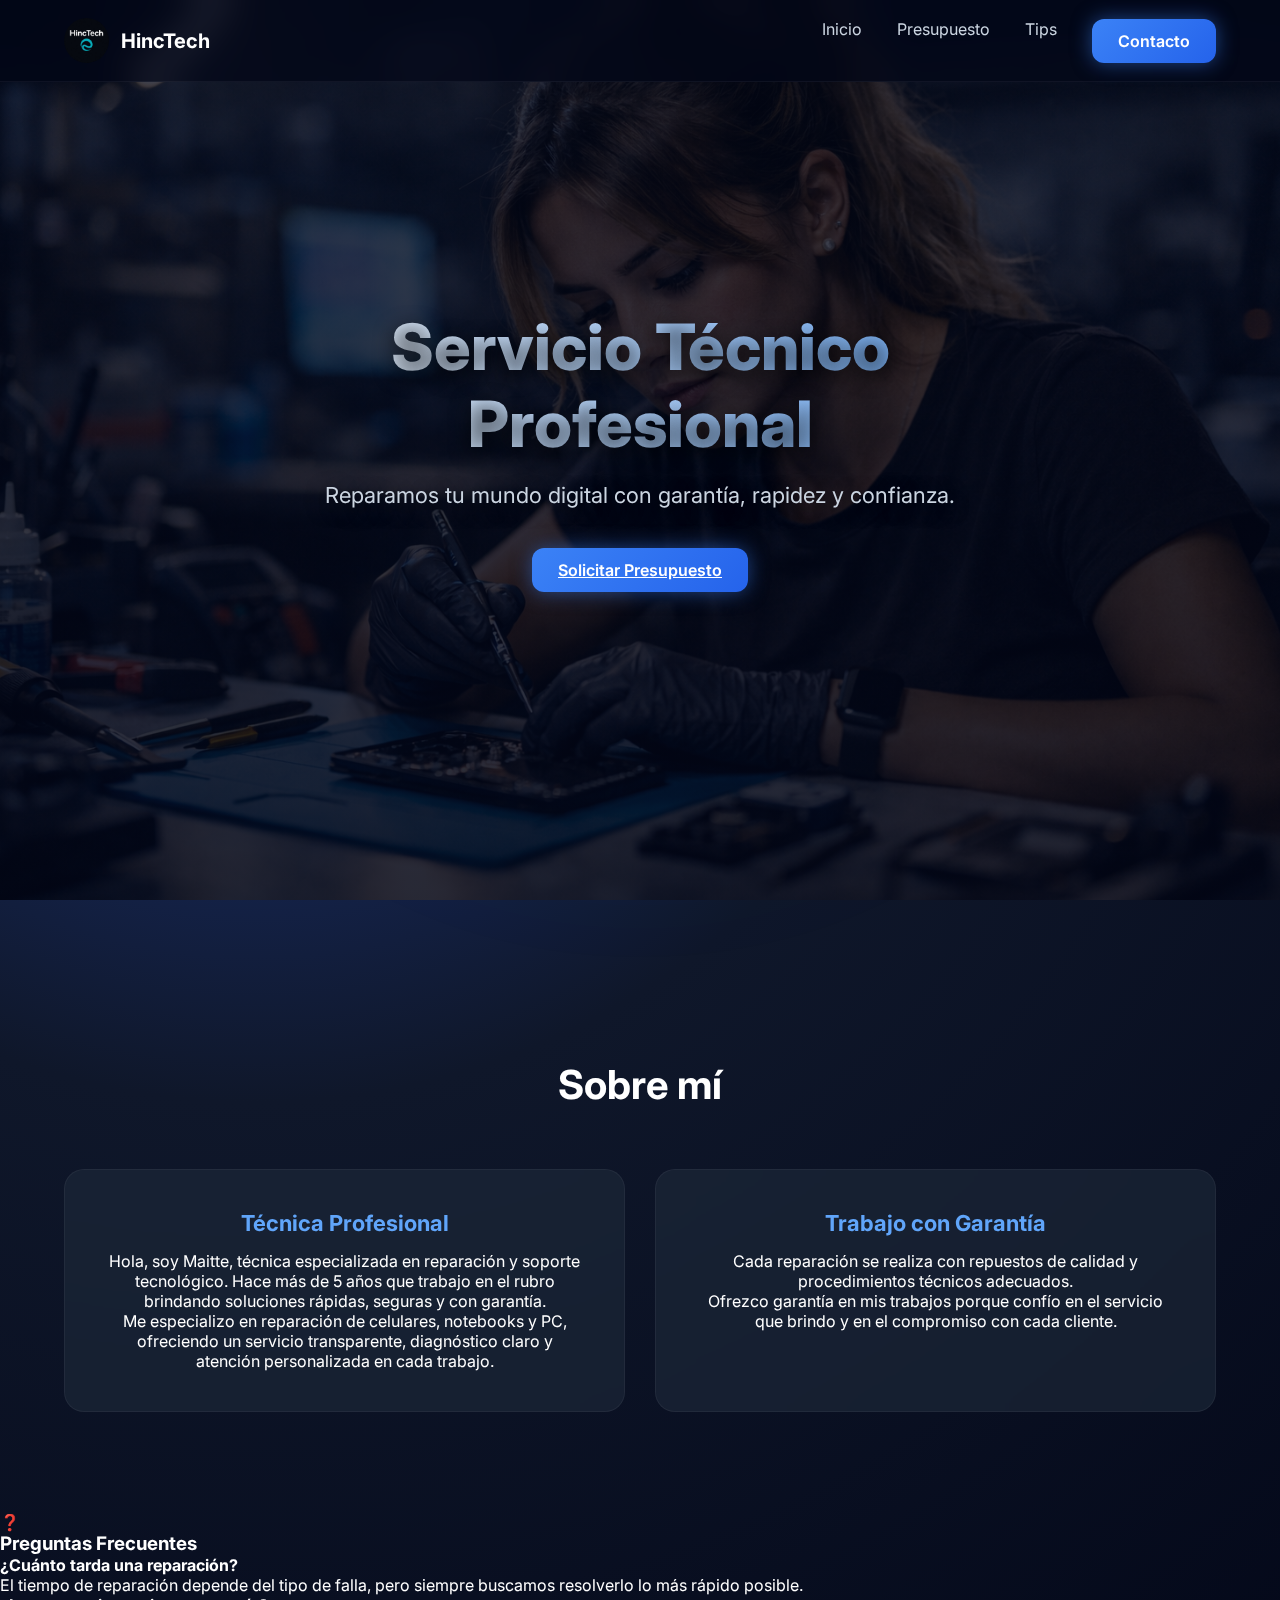
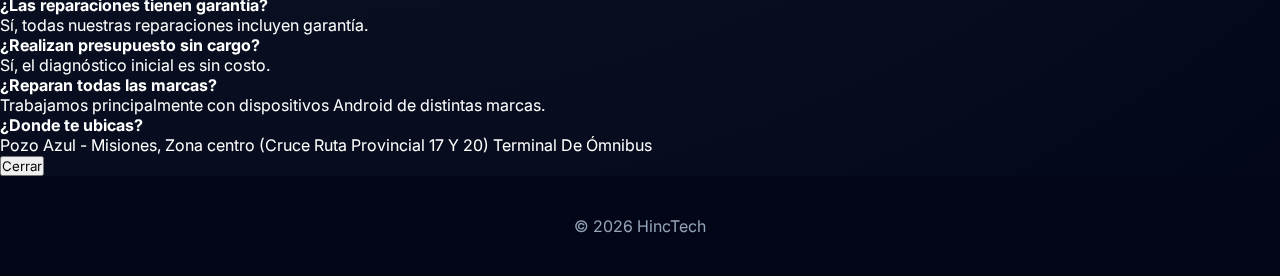
<file: index.html>
<!DOCTYPE html>
<html lang="es">
<head>
<meta charset="UTF-8">
<meta name="viewport" content="width=device-width, initial-scale=1.0">
<title>HincTech | Inicio</title>
<link rel="stylesheet" href="css/style.css">
</head>

<body>

<header class="navbar">
  <div class="container nav-container">

    <!-- LOGO -->
    <div class="logo">
      <img src="logo.png.jpeg" alt="Logo HincTech">
      <span>HincTech</span>
    </div>

    <!-- MENU -->
    <nav class="nav-links" id="nav-links">
      <a href="index.html">Inicio</a>
      <a href="presupuesto.html">Presupuesto</a>
      <a href="blog.html">Tips</a>
      <a href="contacto.html" class="btn-primary">Contacto</a>
    </nav>

    <!-- BOTON MENU MOBILE -->
    <div class="menu-toggle" id="menu-toggle">
      ☰
    </div>

  </div>
</header>


<!-- HERO -->
<section class="hero">
  <div class="hero-content">
    <h1>Servicio Técnico Profesional</h1>
    <p>Reparamos tu mundo digital con garantía, rapidez y confianza.</p>

    <a href="presupuesto.html" class="btn-primary">
      Solicitar Presupuesto
    </a>
  </div>
</section>


<!-- SOBRE MI -->
<section class="section">
  <div class="container">

    <h2>Sobre mí</h2>

    <div class="grid">

      <div class="card">
        <h3>Técnica Profesional</h3>

        <p>
        Hola, soy Maitte, técnica especializada en reparación y soporte tecnológico.
        Hace más de 5 años que trabajo en el rubro brindando soluciones rápidas,
        seguras y con garantía.
        </p>

        <p>
        Me especializo en reparación de celulares, notebooks y PC, ofreciendo
        un servicio transparente, diagnóstico claro y atención personalizada
        en cada trabajo.
        </p>
      </div>

      <div class="card">
        <h3>Trabajo con Garantía</h3>

        <p>
        Cada reparación se realiza con repuestos de calidad y procedimientos
        técnicos adecuados.
        </p>

        <p>
        Ofrezco garantía en mis trabajos porque confío en el servicio que
        brindo y en el compromiso con cada cliente.
        </p>
      </div>

    </div>

  </div>
</section>


<!-- BOTON FAQ FLOTANTE -->
<div class="faq-button" onclick="toggleFAQ()">
❓
</div>


<!-- PANEL FAQ -->
<div class="faq-panel" id="faqPanel">

<h3>Preguntas Frecuentes</h3>

<div class="faq-item">
<strong>¿Cuánto tarda una reparación?</strong>
<p>El tiempo de reparación depende del tipo de falla, pero siempre buscamos resolverlo lo más rápido posible.</p>
</div>

<div class="faq-item">
<strong>¿Las reparaciones tienen garantía?</strong>
<p>Sí, todas nuestras reparaciones incluyen garantía.</p>
</div>

<div class="faq-item">
<strong>¿Realizan presupuesto sin cargo?</strong>
<p>Sí, el diagnóstico inicial es sin costo.</p>
</div>

<div class="faq-item">
<strong>¿Reparan todas las marcas?</strong>
<p>Trabajamos principalmente con dispositivos Android de distintas marcas.</p>
</div>

<div class="faq-item">
<strong>¿Donde te ubicas?</strong>
<p>Pozo Azul - Misiones, Zona centro (Cruce Ruta Provincial 17 Y 20) Terminal De Ómnibus</p>
</div>

<button onclick="toggleFAQ()" class="faq-close">
Cerrar
</button>

</div>


<footer class="footer">
© 2026 HincTech
</footer>


<!-- SCRIPT -->
<script src="js/main.js"></script>

</body>
</html>
</file>
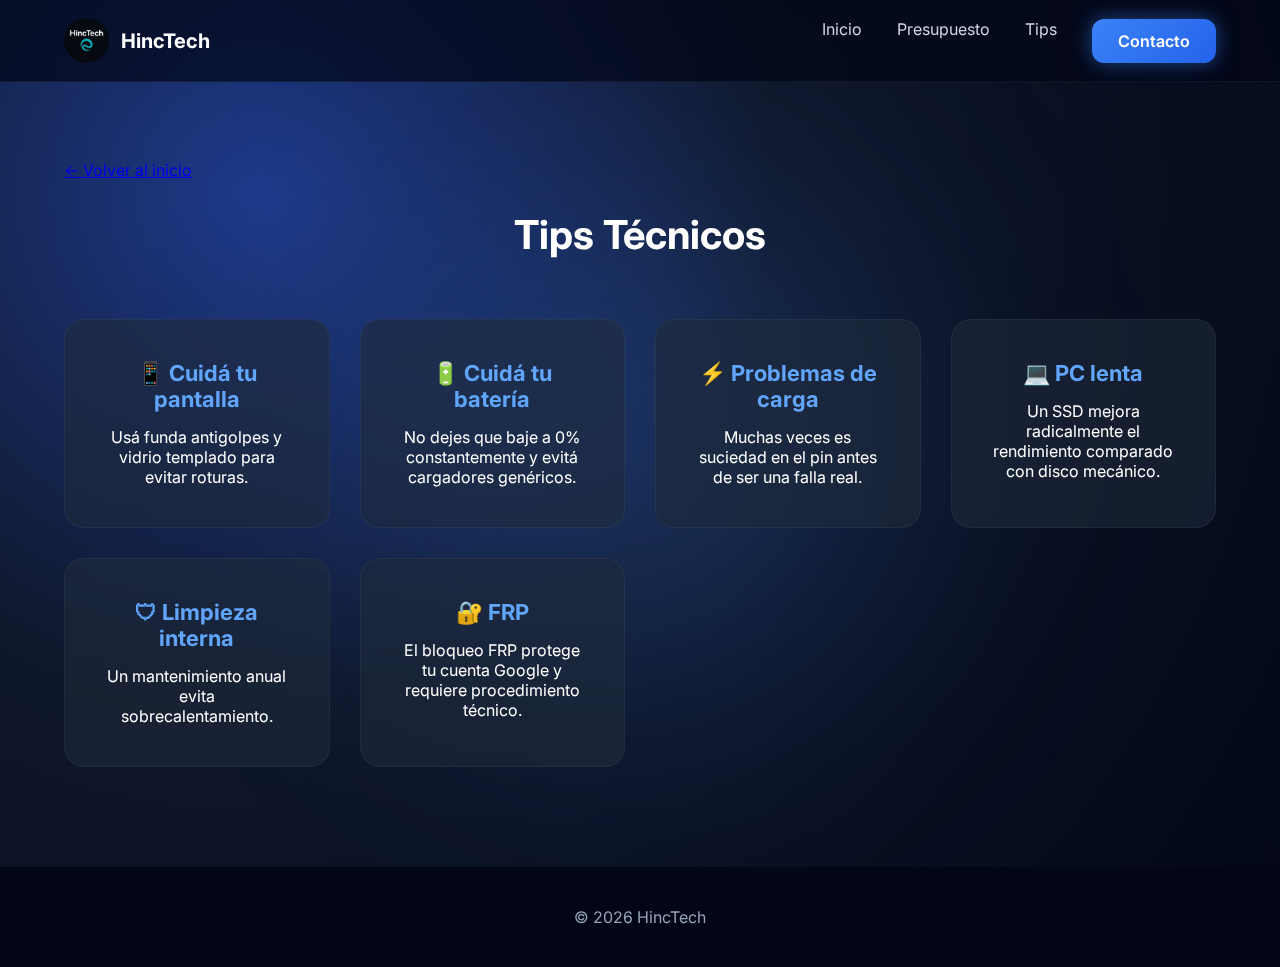
<file: blog.html>
<!DOCTYPE html>
<html lang="es">
<head>
<meta charset="UTF-8">
<meta name="viewport" content="width=device-width, initial-scale=1.0">
<title>HincTech | Tips</title>
<link rel="stylesheet" href="css/style.css">
</head>

<body>

<header class="navbar">
  <div class="container nav-container">

    <div class="logo">
      <img src="logo.png.jpeg" alt="Logo">
      <span>HincTech</span>
    </div>

    <nav class="nav-links">
      <a href="index.html">Inicio</a>
      <a href="presupuesto.html">Presupuesto</a>
      <a href="blog.html">Tips</a>
      <a href="contacto.html" class="btn-primary">Contacto</a>
    </nav>

  </div>
</header>

<section class="section">
  <div class="container">

    <!-- BOTON VOLVER -->
    <div class="volver-inicio" style="margin-bottom:30px;">
      <a href="index.html" class="btn-volver">← Volver al inicio</a>
    </div>

    <h2>Tips Técnicos</h2>

    <div class="grid">

      <div class="card">
        <h3>📱 Cuidá tu pantalla</h3>
        <p>Usá funda antigolpes y vidrio templado para evitar roturas.</p>
      </div>

      <div class="card">
        <h3>🔋 Cuidá tu batería</h3>
        <p>No dejes que baje a 0% constantemente y evitá cargadores genéricos.</p>
      </div>

      <div class="card">
        <h3>⚡ Problemas de carga</h3>
        <p>Muchas veces es suciedad en el pin antes de ser una falla real.</p>
      </div>

      <div class="card">
        <h3>💻 PC lenta</h3>
        <p>Un SSD mejora radicalmente el rendimiento comparado con disco mecánico.</p>
      </div>

      <div class="card">
        <h3>🛡 Limpieza interna</h3>
        <p>Un mantenimiento anual evita sobrecalentamiento.</p>
      </div>

      <div class="card">
        <h3>🔐 FRP</h3>
        <p>El bloqueo FRP protege tu cuenta Google y requiere procedimiento técnico.</p>
      </div>

    </div>

  </div>
</section>

<footer class="footer">
© 2026 HincTech
</footer>

<script src="js/main.js"></script>

</body>
</html>
</file>
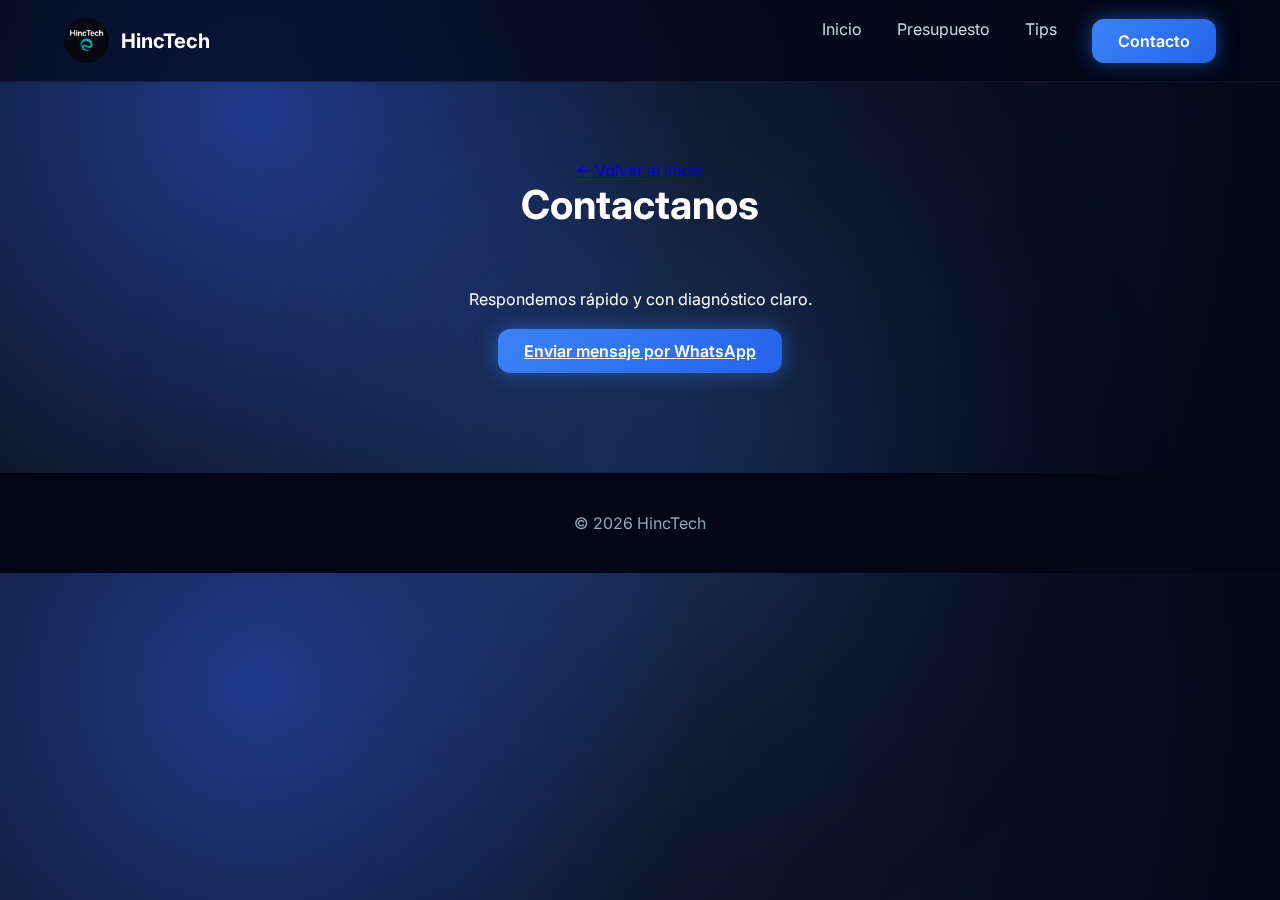
<file: contacto.html>
<!DOCTYPE html>
<html lang="es">
<head>
<meta charset="UTF-8">
<meta name="viewport" content="width=device-width, initial-scale=1.0">
<title>HincTech | Contacto</title>
<link rel="stylesheet" href="css/style.css">
</head>

<body>

<header class="navbar">
  <div class="container nav-container">

    <div class="logo">
      <img src="logo.png.jpeg" alt="Logo HincTech">
      <span>HincTech</span>
    </div>

    <nav class="nav-links">
      <a href="index.html">Inicio</a>
      <a href="presupuesto.html">Presupuesto</a>
      <a href="blog.html">Tips</a>
      <a href="contacto.html" class="btn-primary">Contacto</a>
    </nav>

  </div>
</header>

<section class="section">
  <div class="container" style="text-align:center;">

    <!-- BOTON VOLVER -->
    <div class="volver-inicio">
      <a href="index.html" class="btn-volver">← Volver al inicio</a>
    </div>

    <h2>Contactanos</h2>
    <p>Respondemos rápido y con diagnóstico claro.</p>

    <br>

    <a href="https://wa.me/5493751445528?text=Hola%20quiero%20consultar%20por%20una%20reparación"
       target="_blank"
       class="btn-primary">
       Enviar mensaje por WhatsApp
    </a>

  </div>
</section>

<footer class="footer">
© 2026 HincTech
</footer>

<script src="js/main.js"></script>

</body>
</html>
</file>
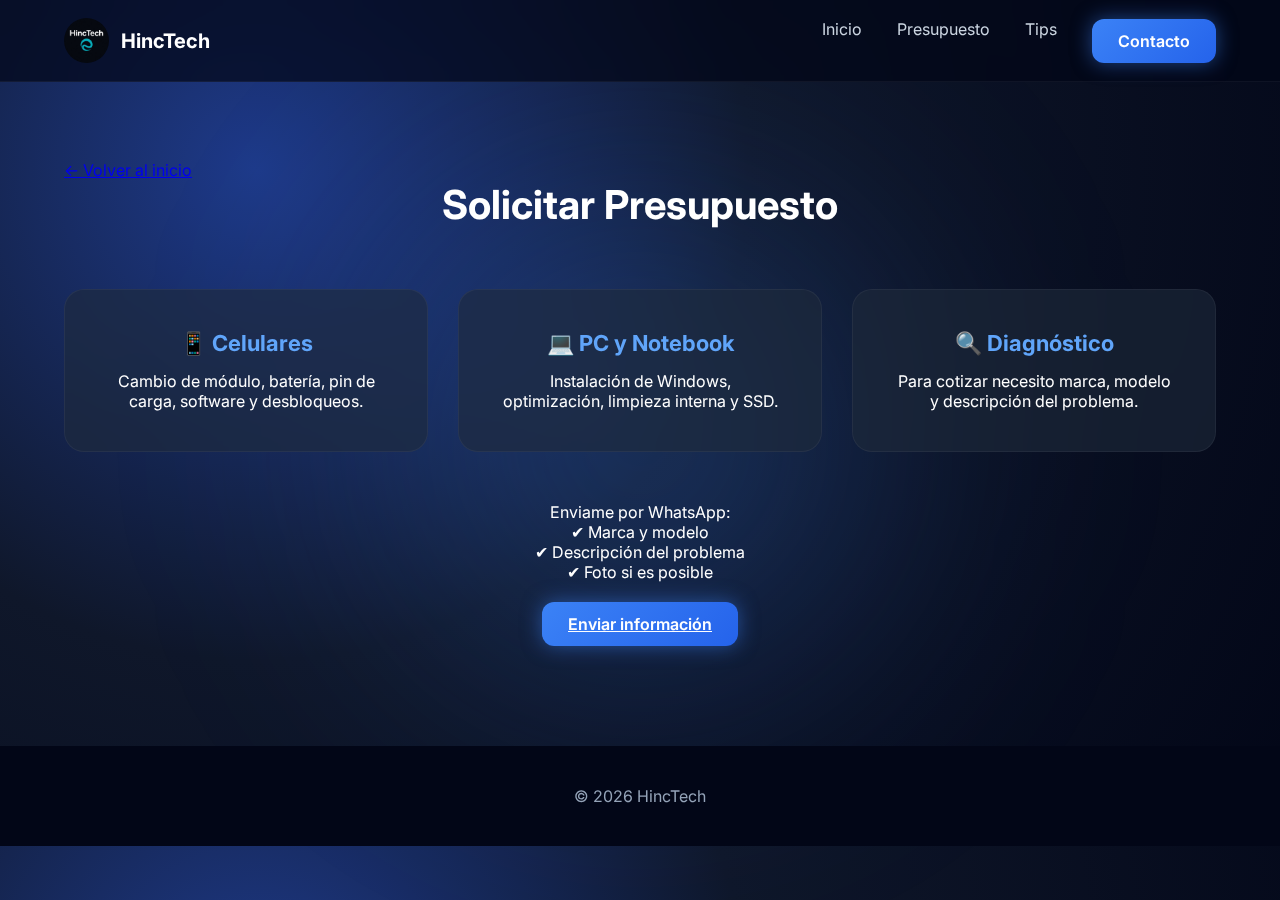
<file: presupuesto.html>
<!DOCTYPE html>
<html lang="es">
<head>
<meta charset="UTF-8">
<meta name="viewport" content="width=device-width, initial-scale=1.0">
<title>HincTech | Presupuesto</title>
<link rel="stylesheet" href="css/style.css">
</head>

<body>

<header class="navbar">
  <div class="container nav-container">

    <div class="logo">
      <img src="logo.png.jpeg" alt="Logo HincTech">
      <span>HincTech</span>
    </div>

    <nav class="nav-links">
      <a href="index.html">Inicio</a>
      <a href="presupuesto.html">Presupuesto</a>
      <a href="blog.html">Tips</a>
      <a href="contacto.html" class="btn-primary">Contacto</a>
    </nav>

  </div>
</header>

<section class="section">
  <div class="container">

    <!-- BOTON VOLVER -->
    <div class="volver-inicio">
      <a href="index.html" class="btn-volver">← Volver al inicio</a>
    </div>

    <h2>Solicitar Presupuesto</h2>

    <div class="grid">

      <div class="card">
        <h3>📱 Celulares</h3>
        <p>Cambio de módulo, batería, pin de carga, software y desbloqueos.</p>
      </div>

      <div class="card">
        <h3>💻 PC y Notebook</h3>
        <p>Instalación de Windows, optimización, limpieza interna y SSD.</p>
      </div>

      <div class="card">
        <h3>🔍 Diagnóstico</h3>
        <p>Para cotizar necesito marca, modelo y descripción del problema.</p>
      </div>

    </div>

    <div style="margin-top:50px; text-align:center;">

      <p>Enviame por WhatsApp:</p>
      <p>✔ Marca y modelo</p>
      <p>✔ Descripción del problema</p>
      <p>✔ Foto si es posible</p>

      <br>

      <a href="https://wa.me/5493751445528" target="_blank" class="btn-primary">
        Enviar información
      </a>

    </div>

  </div>
</section>

<footer class="footer">
© 2026 HincTech
</footer>

<script src="js/main.js"></script>

</body>
</html>
</file>
<file: css/style.css>
@import url('https://fonts.googleapis.com/css2?family=Inter:wght@300;400;600;700;800&display=swap');

*{
margin:0;
padding:0;
box-sizing:border-box;
font-family:'Inter',sans-serif;
}

body{
background: radial-gradient(circle at 20% 20%, #1e3a8a 0%, #0f172a 40%, #020617 100%);
color:white;
overflow-x:hidden;
}

/* Glow background */
body::before{
content:"";
position:fixed;
width:700px;
height:700px;
background: radial-gradient(circle, rgba(59,130,246,0.35) 0%, transparent 70%);
top:10%;
left:50%;
transform:translateX(-50%);
filter:blur(120px);
z-index:-1;
}

.container{
width:90%;
max-width:1200px;
margin:auto;
}

/* NAVBAR */

.navbar{
position:fixed;
width:100%;
padding:18px 0;
background:rgba(2,6,23,0.7);
backdrop-filter:blur(15px);
border-bottom:1px solid rgba(255,255,255,0.05);
z-index:1000;
}

.nav-container{
display:flex;
justify-content:space-between;
align-items:center;
}

.logo{
display:flex;
align-items:center;
gap:12px;
font-size:20px;
font-weight:700;
}

.logo img{
width:45px;
height:45px;
border-radius:50%;
object-fit:cover;
}

/* LINKS MENU */

.nav-links{
display:flex;
gap:35px;
}

.nav-links a{
text-decoration:none;
color:#cbd5e1;
transition:0.3s;
}

.nav-links a:hover{
color:white;
}

/* BOTON HAMBURGUESA */

.menu-toggle{
display:none;
font-size:28px;
cursor:pointer;
}

/* BOTON */

.btn-primary{
background:linear-gradient(135deg,#3b82f6,#2563eb);
padding:12px 26px;
border-radius:12px;
font-weight:600;
color:white !important;
box-shadow:0 0 20px rgba(59,130,246,0.5);
transition:0.3s;
display:inline-block;
}

.btn-primary:hover{
transform:translateY(-3px);
box-shadow:0 0 40px rgba(59,130,246,0.9);
}

/* HERO PORTADA */

.hero{
min-height:100vh;
display:flex;
align-items:center;
justify-content:center;
text-align:center;
position:relative;
padding:0 20px;

background:
linear-gradient(rgba(2,6,23,0.75), rgba(2,6,23,0.85)),
url("portada.png.png");

background-position:center;
background-size:cover;
background-repeat:no-repeat;

animation: zoomHero 15s ease-in-out infinite alternate;
}

/* Animación suave */

@keyframes zoomHero{
from{ background-size:100%; }
to{ background-size:110%; }
}

.hero-content{
max-width:850px;
}

.hero h1{
font-size:64px;
font-weight:800;
background:linear-gradient(90deg,#ffffff,#60a5fa);
-webkit-background-clip:text;
color:transparent;
margin-bottom:20px;
}

.hero p{
font-size:22px;
color:#cbd5e1;
margin-bottom:40px;
}

.hero h1,
.hero p{
text-shadow:0 5px 20px rgba(0,0,0,0.7);
}

/* SECTIONS */

.section{
padding:160px 0 100px 0;
}

.section h2{
text-align:center;
margin-bottom:60px;
font-size:40px;
}

/* CARDS */

.grid{
display:grid;
grid-template-columns:repeat(auto-fit,minmax(260px,1fr));
gap:30px;
}

.card{
background:rgba(30,41,59,0.6);
padding:40px;
border-radius:20px;
backdrop-filter:blur(15px);
border:1px solid rgba(255,255,255,0.05);
transition:0.3s;
text-align:center;
}

.card:hover{
transform:translateY(-10px);
box-shadow:0 20px 40px rgba(0,0,0,0.4);
}

.card h3{
font-size:22px;
margin-bottom:15px;
color:#60a5fa;
}

/* FOOTER */

.footer{
text-align:center;
padding:40px 0;
background:#020617;
color:#94a3b8;
}

/* RESPONSIVE */

@media(max-width:768px){

.hero h1{
font-size:42px;
}

.hero p{
font-size:18px;
}

/* MENU MOBILE */

.menu-toggle{
display:block;
}

.nav-links{
position:absolute;
top:70px;
left:0;
width:100%;
background:#020617;
flex-direction:column;
align-items:center;
gap:25px;
padding:30px 0;
display:none;
}

.nav-links.active{
display:flex;
}

/* BOTON VOLVER AL INICIO */

.btn-volver{
display:inline-block;
padding:10px 22px;
border-radius:10px;
background:rgba(59,130,246,0.15);
border:1px solid rgba(59,130,246,0.4);
color:#60a5fa;
text-decoration:none;
font-weight:500;
transition:0.3s;
}

.btn-volver:hover{
background:rgba(59,130,246,0.25);
transform:translateX(-3px);
}

/* MEJORAS MENU MOBILE */

@media(max-width:768px){

.nav-container{
position:relative;
}

.nav-links a{
font-size:18px;
}

}

/* ANIMACION SUAVE DE APARICION */

.card{
animation: fadeUp 0.6s ease;
}

@keyframes fadeUp{
from{
opacity:0;
transform:translateY(20px);
}
to{
opacity:1;
transform:translateY(0);
}
}

/* BOTON FAQ */

.faq-button{
position:fixed;
bottom:90px;
right:25px;
width:60px;
height:60px;
background:linear-gradient(135deg,#3b82f6,#2563eb);
border-radius:50%;
display:flex;
align-items:center;
justify-content:center;
font-size:28px;
cursor:pointer;
box-shadow:0 0 20px rgba(59,130,246,0.6);
z-index:999;
transition:0.3s;
}

.faq-button:hover{
transform:scale(1.1);
}

/* PANEL FAQ */

.faq-panel{
position:fixed;
bottom:160px;
right:25px;
width:300px;
background:#020617;
border-radius:15px;
padding:25px;
box-shadow:0 20px 40px rgba(0,0,0,0.6);
display:none;
z-index:999;
}

.faq-panel h3{
margin-bottom:20px;
color:#60a5fa;
}

.faq-item{
margin-bottom:15px;
}

.faq-item strong{
display:block;
margin-bottom:5px;
}

.faq-close{
margin-top:15px;
padding:10px 15px;
border:none;
background:#3b82f6;
color:white;
border-radius:8px;
cursor:pointer;
}

}
</file>
